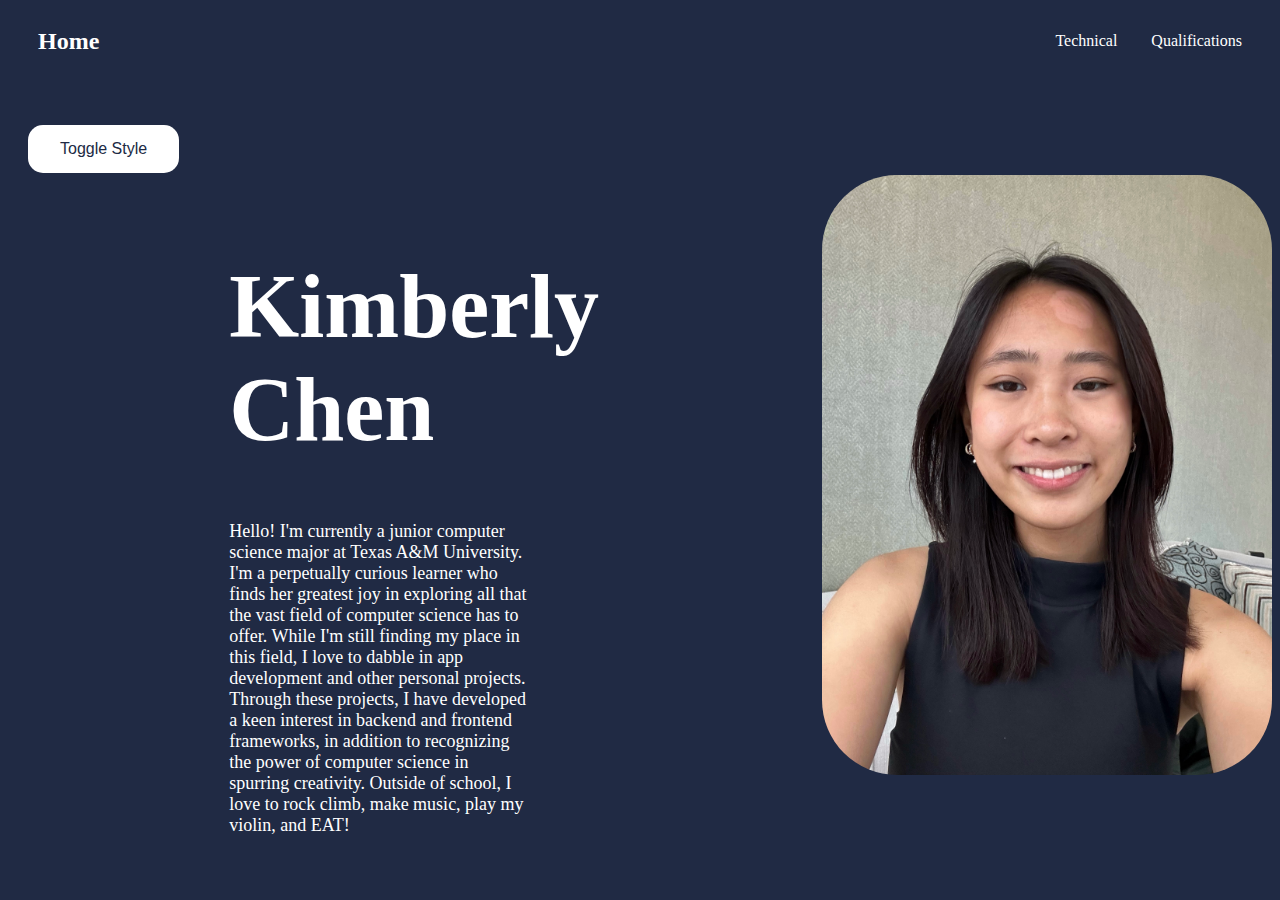
<file: index.html>
<!DOCTYPE HTML PUBLIC "-//W3C//DTD HTML 4.01 Transitional//EN">
<html>
<head>
<title>TEST</title>
<meta http-equiv="Content-Type" content="text/html; charset=iso-8859-1">
<link id="mainStyleSheet" rel="stylesheet" href="StyleSheet1.css">
</head>

<body>
  <div>
    <section>
      <header>
        <a href="index.html" class="new-style"><h2>Home</h2></a>
        <div class="nav">
          <a href="technical.html">Technical</a>
          <a href="qualifications.html">Qualifications</a>
          <!-- <a href="service.html">Service</a>
          <a href="AI.html">AI</a> -->
        </div>
      </header>
    </section>
      <div class="container">
        <button onclick="toggleStyleSheet()" type="button" class="buttonstyle">Toggle Style</button>
        <div class="left1-column">
          <h1>Kimberly Chen</h1>
          <p>Hello! I'm currently a junior computer science major at Texas A&M University. I'm a perpetually curious learner who finds her greatest 
            joy in exploring all that the vast field of computer science has to offer. While I'm still finding my place in this field,
            I love to dabble in app development and other personal projects. Through these projects, I have developed a keen interest in 
            backend and frontend frameworks, in addition to recognizing the power of computer science in spurring creativity. Outside of school,
          I love to rock climb, make music, play my violin, and EAT!</p>
        </div>
        <div class="right1-column">
          <img src="IMG_1602.jpg" alt="Selfie:P" class="prof-image">
          <img src="programming1.svg" alt="Programming" class="replace-image">
        </div>
      </div>
  </div>
  
  <script src="tpfunctions.js"></script>
</body>
</html>
</file>
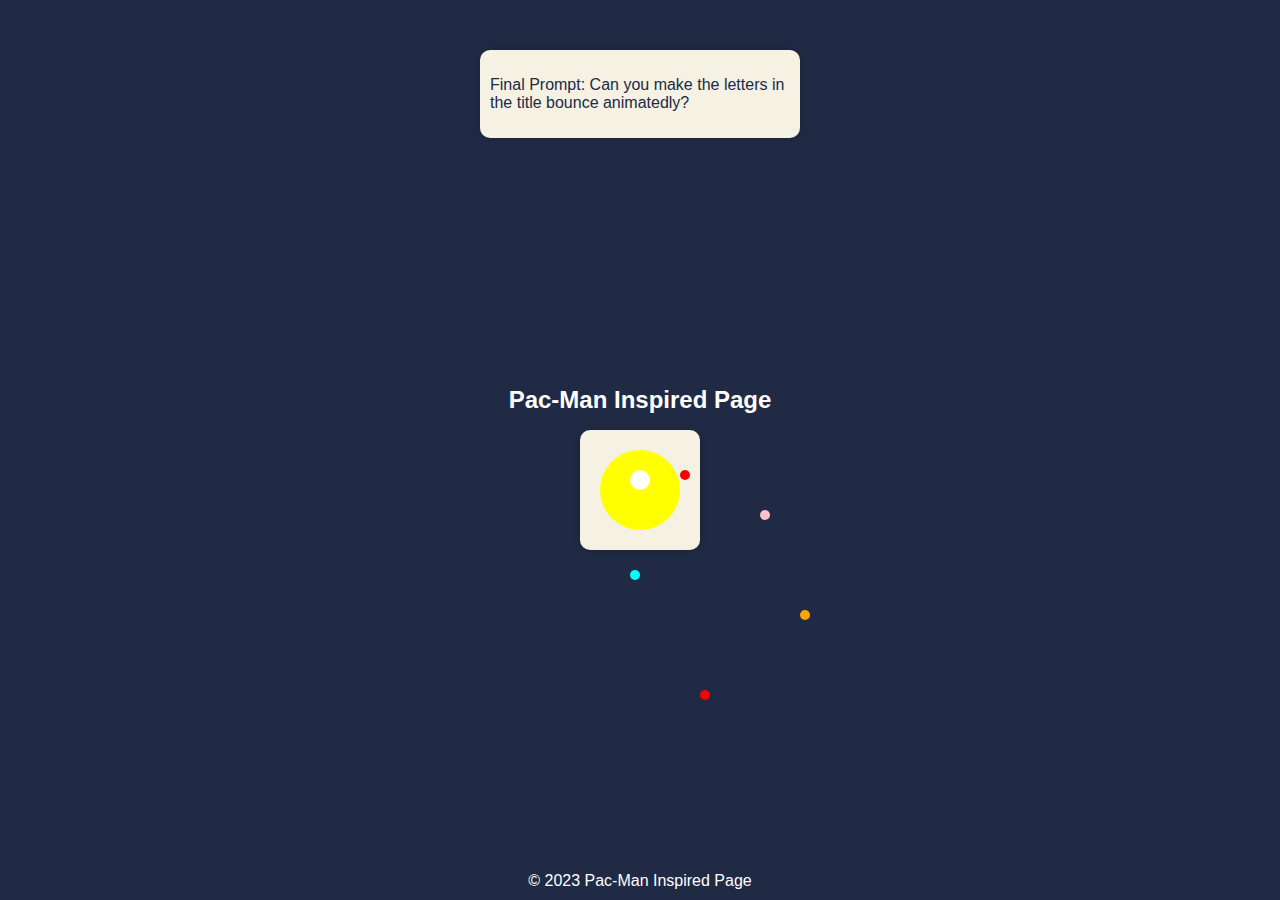
<file: AI.html>
<!DOCTYPE HTML PUBLIC "-//W3C//DTD HTML 4.01 Transitional//EN">
<html>
<head>
    <meta charset="UTF-8">
    <meta name="viewport" content="width=device-width, initial-scale=1.0">
    <title>Pac-Man Inspired Page</title>
    <style>
        /* Body styles */
        body {
            background-color: #202A44; /* Navy Blue */
            color: white;
            font-family: Arial, sans-serif;
            margin: 0;
            padding: 0;
            display: flex;
            flex-direction: column;
            align-items: center;
            justify-content: center;
            height: 100vh;
        }

        /* Header styles */
        header {
            margin-top: 20px; /* Adjust margin to move header up */
        }

        /* Main content styles */
        .container {
            background-color: #F5F2E3; /* Slightly Yellowish Cream */
            border-radius: 10px;
            box-shadow: 0 0 10px rgba(0, 0, 0, 0.2);
            text-align: center;
            position: relative;
            padding: 20px;
        }

        /* Heading styles */
        h1 {
            color: white; /* White title color */
            font-size: 24px; /* Adjust font size */
            animation: bounce-letters 1s ease-in-out infinite; /* Animation */
        }

        /* Animation for bouncing letters */
        @keyframes bounce-letters {
            0%, 100% {
                transform: translateY(0);
            }
            50% {
                transform: translateY(-10px);
            }
        }

        /* Pac-Man element */
        .pacman {
            width: 80px;
            height: 80px;
            background-color: yellow; /* Yellow color for Pac-Man */
            border-radius: 50%;
            position: relative;
            animation: eat-dots 0.5s linear infinite;
        }

        a {
            color: white;
            text-decoration: none;
            padding-right: 30px;
        }

        /* Pac-Man eye */
        .eye {
            width: 20px;
            height: 20px;
            background-color: white;
            border-radius: 50%;
            position: absolute;
            top: 20px;
            left: 30px;
        }

        /* Animation for Pac-Man */
        @keyframes eat-dots {
            0%, 100% {
                transform: rotate(0deg);
            }
            50% {
                transform: rotate(135deg);
            }
        }

        /* Dots in the game */
        .dot {
            width: 10px;
            height: 10px;
            border-radius: 50%;
            position: absolute;
        }

        /* Red ghost */
        .red-dot {
            background-color: red;
        }

        /* Pink ghost */
        .pink-dot {
            background-color: pink;
        }

        /* Cyan ghost */
        .cyan-dot {
            background-color: cyan;
        }

        /* Orange ghost */
        .orange-dot {
            background-color: orange;
        }

        /* Footer styles */
        footer {
            background-color: #202A44; /* Navy Blue */
            text-align: center;
            color: white;
            padding: 10px;
            position: absolute;
            bottom: 0;
            width: 100%;
        }

        /* Textbox in top right corner */
        .textbox {
            position: absolute;
            top: 50px;
            /* right: 20px;  */
            background-color: #F5F2E3; /* Slightly Yellowish Cream */
            border-radius: 10px;
            box-shadow: 0 0 10px rgba(0, 0, 0, 0.2);
            padding: 10px;
            width: 300px;
            color: #202A44;
        }
    </style>
</head>
<body>
    <header>
        <h1>Pac-Man Inspired Page</h1> <!-- Moved title to the top of the page -->
    </header>
    <!-- Textbox in top right corner -->
    <div class="textbox">
        <p>Final Prompt: Can you make the letters in the title bounce animatedly?</p>
    </div>
    <div class="container">
        <div class="pacman">
            <!-- Pac-Man eye -->
            <div class="eye"></div>
        </div>
        <!-- Dots in the game -->
        <div class="dot red-dot" style="top: 40px; left: 100px;"></div>
        <div class="dot pink-dot" style="top: 80px; left: 180px;"></div>
        <div class="dot cyan-dot" style="top: 140px; left: 50px;"></div>
        <div class="dot orange-dot" style="top: 180px; left: 220px;"></div>
        <div class="dot red-dot" style="top: 260px; left: 120px;"></div>
        <!-- Add more dots as needed -->

        
    </div>
    <footer>
        &copy; 2023 Pac-Man Inspired Page
    </footer>
</body>
</html>
</file>
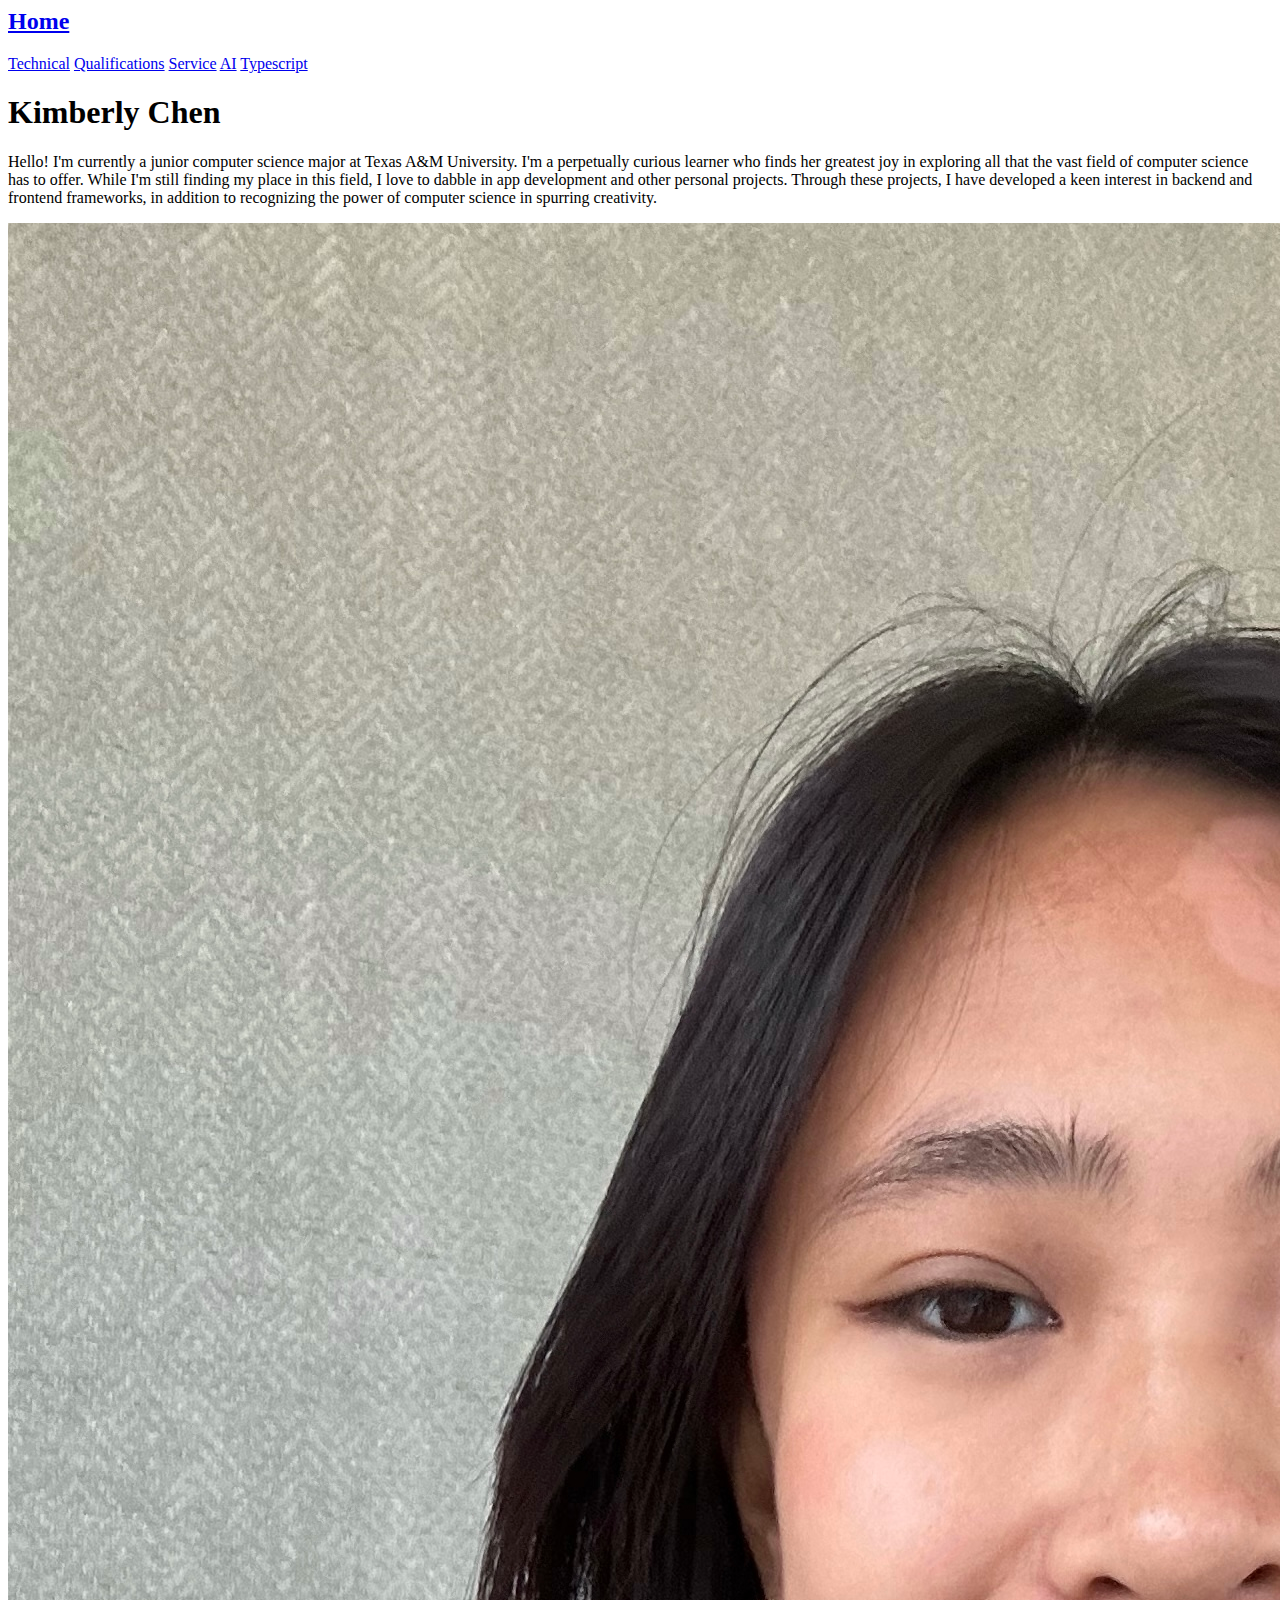
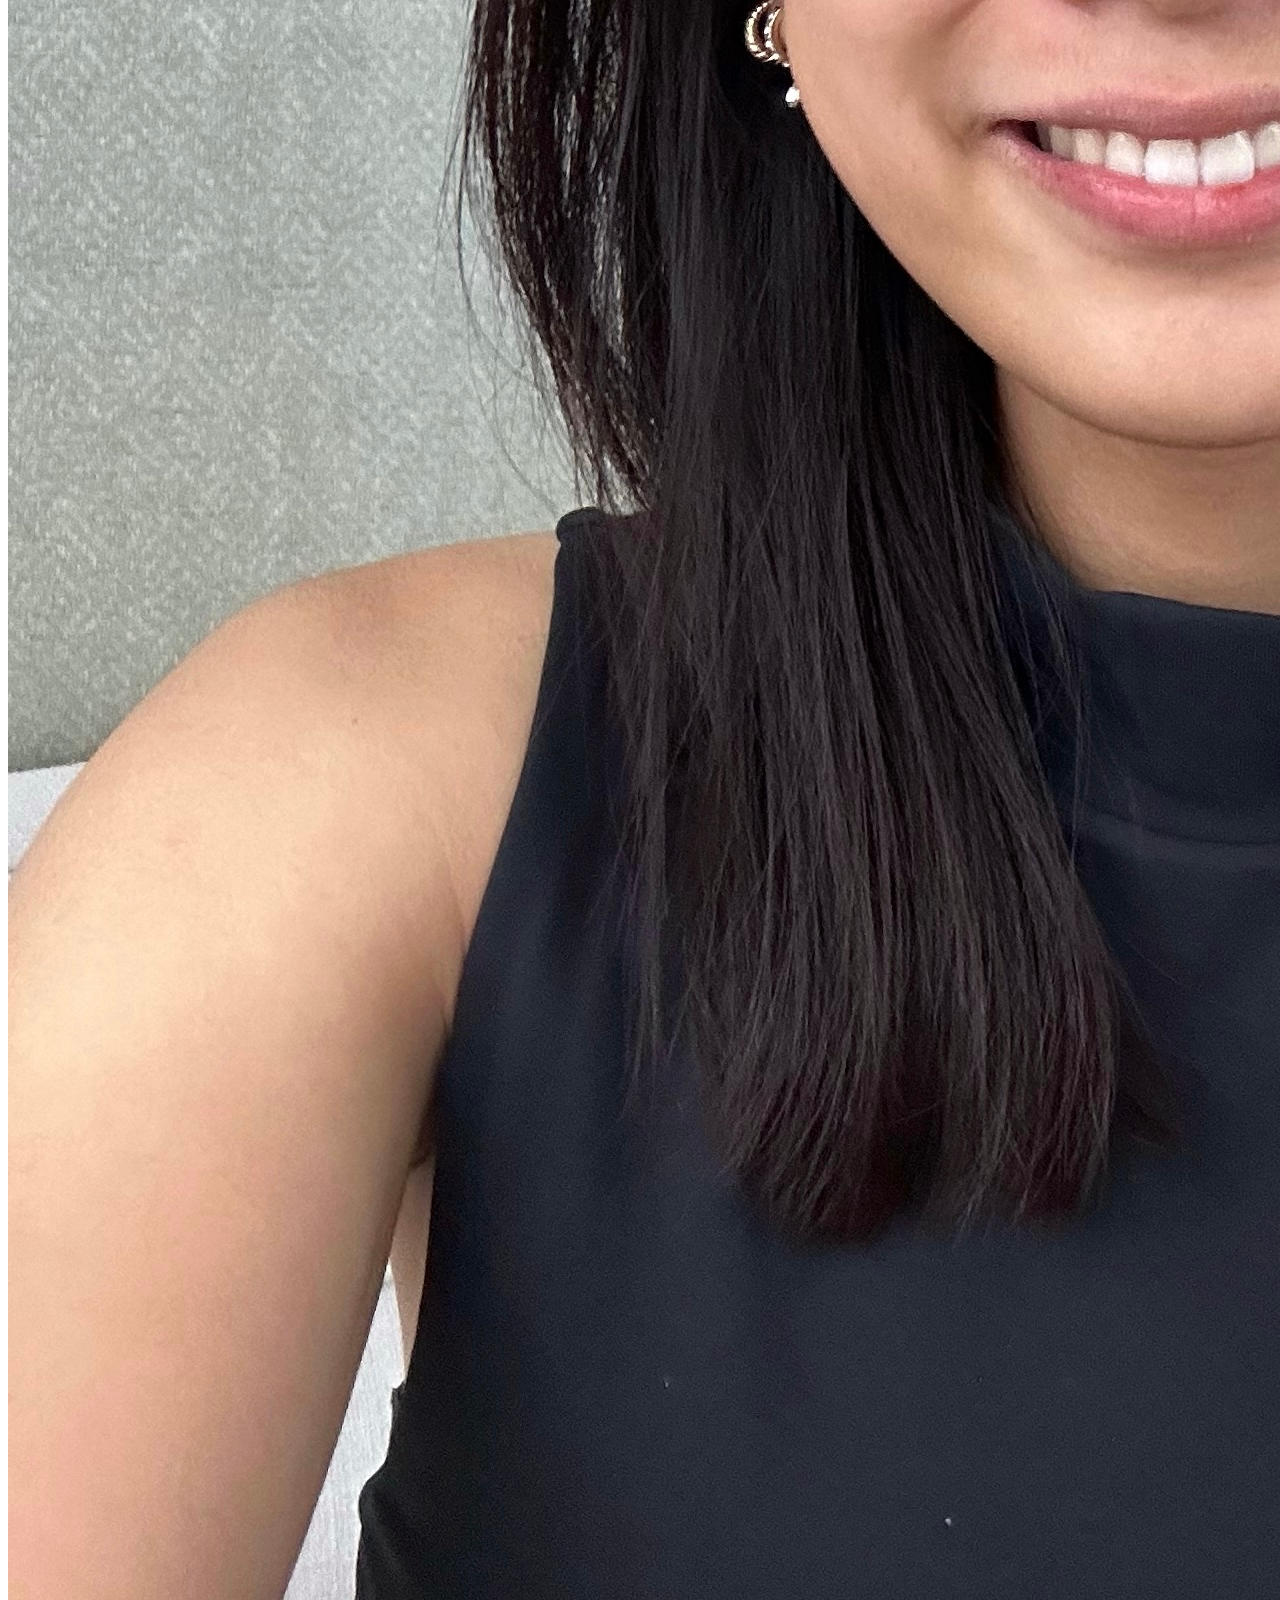
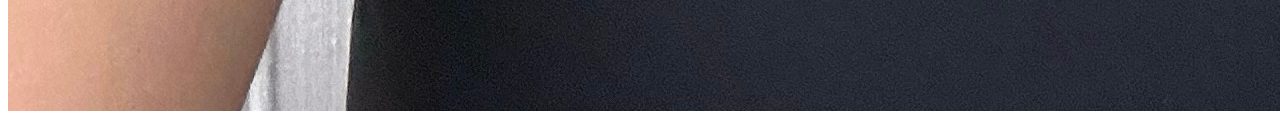
<file: html_only.html>
<!DOCTYPE HTML PUBLIC "-//W3C//DTD HTML 4.01 Transitional//EN">
<html>
<head>
<title>TEST</title>
<meta http-equiv="Content-Type" content="text/html; charset=iso-8859-1">
<!-- <link rel="stylesheet" href="StyleSheet.css"> -->
</head>

<body>
  <section>
    <header>
      <a href="index.html"><h2>Home</h2></a>
      <div class="nav">
        <a href="technical.html">Technical</a>
        <a href="qualifications.html">Qualifications</a>
        <a href="service.html">Service</a>
        <a href="AI.html">AI</a>
        <a href="typescript.html">Typescript</a>
      </div>
    </header>
  </section>
  <h1>Kimberly Chen</h1>
    <div class="container">
      <div class="left-column">
        <p>Hello! I'm currently a junior computer science major at Texas A&M University. I'm a perpetually curious learner who finds her greatest 
          joy in exploring all that the vast field of computer science has to offer. While I'm still finding my place in this field,
          I love to dabble in app development and other personal projects. Through these projects, I have developed a keen interest in 
          backend and frontend frameworks, in addition to recognizing the power of computer science in spurring creativity.</p>
      </div>
      <div class="right-column">
        <img src="IMG_1602.jpg" alt="Selfie:P" class="prof-image">
      </div>
    </div>

</body>
</html>
</file>
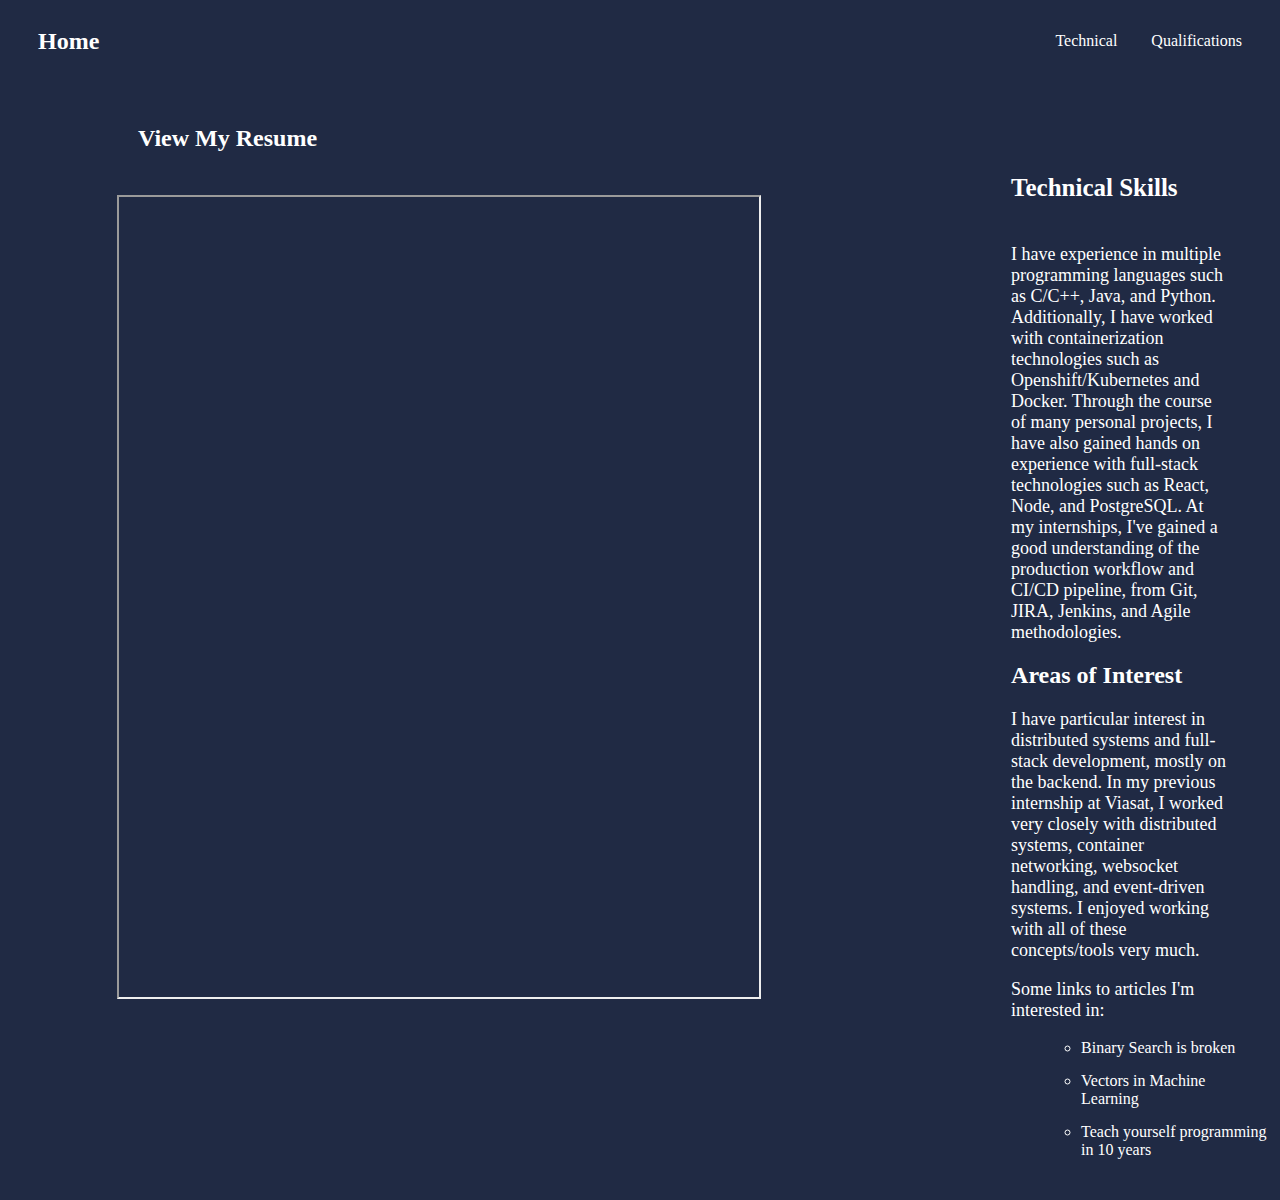
<file: qualifications.html>
<!DOCTYPE HTML PUBLIC "-//W3C//DTD HTML 4.01 Transitional//EN">
<html>
<head>
<title>TEST</title>
<meta http-equiv="Content-Type" content="text/html; charset=iso-8859-1">
<link id="mainStyleSheet" rel="stylesheet" href="StyleSheet.css">
</head>
<body>
    <section>
        <header>
          <a href="index.html" class="new-style"><h2>Home</h2></a>
          <div class="nav">
            <a href="technical.html">Technical</a>
            <a href="qualifications.html">Qualifications</a>
            <!-- <a href="service.html">Service</a>
            <a href="AI.html">AI</a> -->
          </div>
        </header>
      </section>
    
    <div class="container2">
        <h2 class="new-header">
            <a href="https://people.tamu.edu/~kimcchen/Chen_Kimberly_Resume.pdf">View My Resume</a>
        </h2>
        <div class="technical-left-column">
            <!-- <img src="my_resume.png" alt="app1photo" class="resume-image"> -->
            <iframe src="https://drive.google.com/uc?export=view&id=1Gp_8tnGcwUgFC2xMAqYaoe_n-iwmCiWG" width="640" height="480" allow="autoplay" class="frame"></iframe>
        </div>
        <div class="technical-right-column">
            <!-- Skills -->
            <h5>Technical Skills</h5>
            <p>
                I have experience in multiple programming languages such as C/C++, Java, and Python. Additionally, I have worked with containerization technologies 
                such as Openshift/Kubernetes and Docker. Through the course of many personal projects, I have also gained hands on experience with full-stack technologies
                such as React, Node, and PostgreSQL. At my internships, I've gained a good understanding of the production workflow and CI/CD pipeline, from Git,
                JIRA, Jenkins, and Agile methodologies. 
            </p>
            <!-- Skills -->
            <h2>Areas of Interest</h2>
            <p>
                I have particular interest in distributed systems and full-stack development, mostly on the backend. In my previous internship at Viasat, 
                I worked very closely with distributed systems, container networking, websocket handling, and event-driven systems. I enjoyed working with 
                all of these concepts/tools very much.

            <br>
            <p>
                Some links to articles I'm interested in:
                <ul>
                    <li>
                        <a href="https://blog.research.google/2006/06/extra-extra-read-all-about-it-nearly.html">Binary Search is broken</a>
                    </li>
                    <li>
                        <a href="https://neptune.ai/blog/understanding-vectors-from-a-machine-learning-perspective">Vectors in Machine Learning</a>
                    </li>
                    <li>
                        <a href="https://norvig.com/21-days.html">Teach yourself programming in 10 years</a>
                    </li>
                </ul>
            </p>
        </div>
    </div>
    <script src="tpfunctions.js"></script>
</body>
</html>
</file>
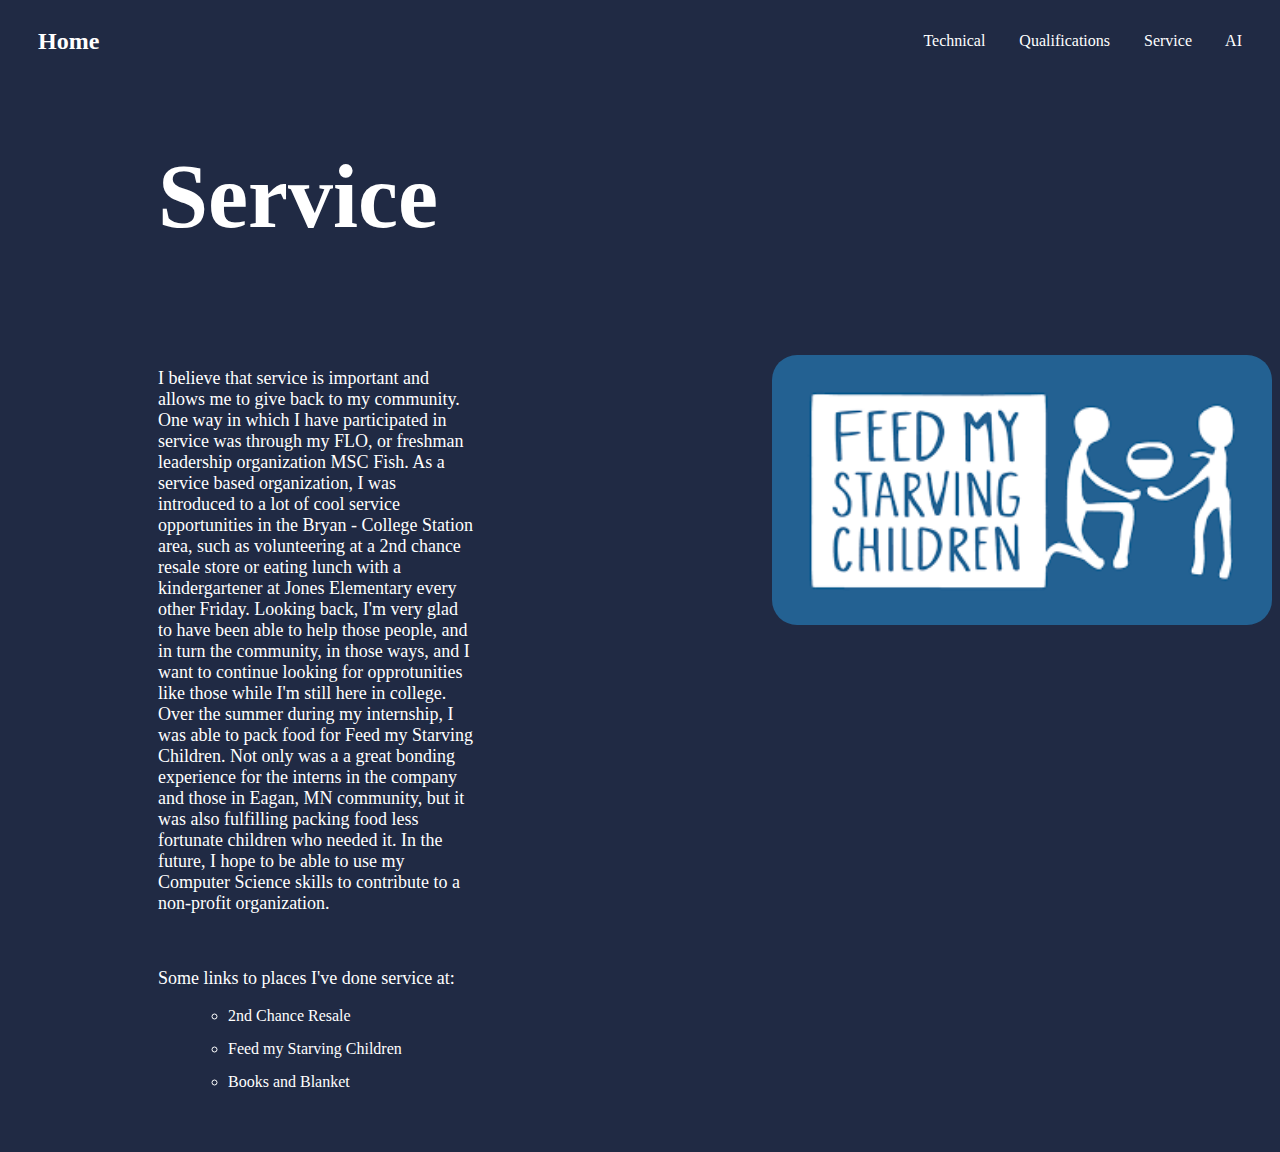
<file: service.html>
<!DOCTYPE HTML PUBLIC "-//W3C//DTD HTML 4.01 Transitional//EN">
<html>
<head>
<title>TEST</title>
<meta http-equiv="Content-Type" content="text/html; charset=iso-8859-1">
<link id="mainStyleSheet" rel="stylesheet" href="StyleSheet.css">
</head>
<body>
    <section>
        <header>
          <a href="index.html"><h2>Home</h2></a>
          <div class="nav">
            <a href="technical.html">Technical</a>
            <a href="qualifications.html">Qualifications</a>
            <a href="service.html">Service</a>
            <a href="AI.html">AI</a>
          </div>
        </header>
      </section>
    
    <div class="container1">
        <div class="left1-column">
            <h4>
                Service
            </h4>
            <p>
                I believe that service is important and allows me to give back to my community. One way in which I have participated in service was 
                through my FLO, or freshman leadership organization MSC Fish. As a service based organization, I was introduced to a lot of cool
                service opportunities in the Bryan - College Station area, such as volunteering at a 2nd chance resale store or eating lunch with a kindergartener
                at Jones Elementary every other Friday. Looking back, I'm very glad to have been able to help those people, and in turn the community, in those
                ways, and I want to continue looking for opprotunities like those while I'm still here in college. Over the summer during my internship, I was 
                able to pack food for Feed my Starving Children. Not only was a a great bonding experience for the interns in the company and those in Eagan, MN
                community, but it was also fulfilling packing food less fortunate children who needed it. In the future, I hope to be able to use my 
                Computer Science skills to contribute to a non-profit organization. 
            </p>
            <br>
            <p>
                Some links to places I've done service at:
                <ul>
                    <li>
                        <a href="https://visit.cstx.gov/listing/second-chance-resale/2230/">2nd Chance Resale</a>
                    </li>
                    <li>
                        <a href="https://www.fmsc.org/">Feed my Starving Children</a>
                    </li>
                    <li>
                        <a href="http://booksandablanket.squarespace.com/what-we-do">Books and Blanket</a>
                    </li>
                </ul>
            </p>
        </div>
        <div class="right1-column">
            <img src="fmsc.png" alt="app1photo" class="app-image">
            <img src="support.svg" alt="app1photo" class="app1-image">
        </div>
    </div>
    <script src="tpfunctions.js"></script>
</body>
</html>
</file>
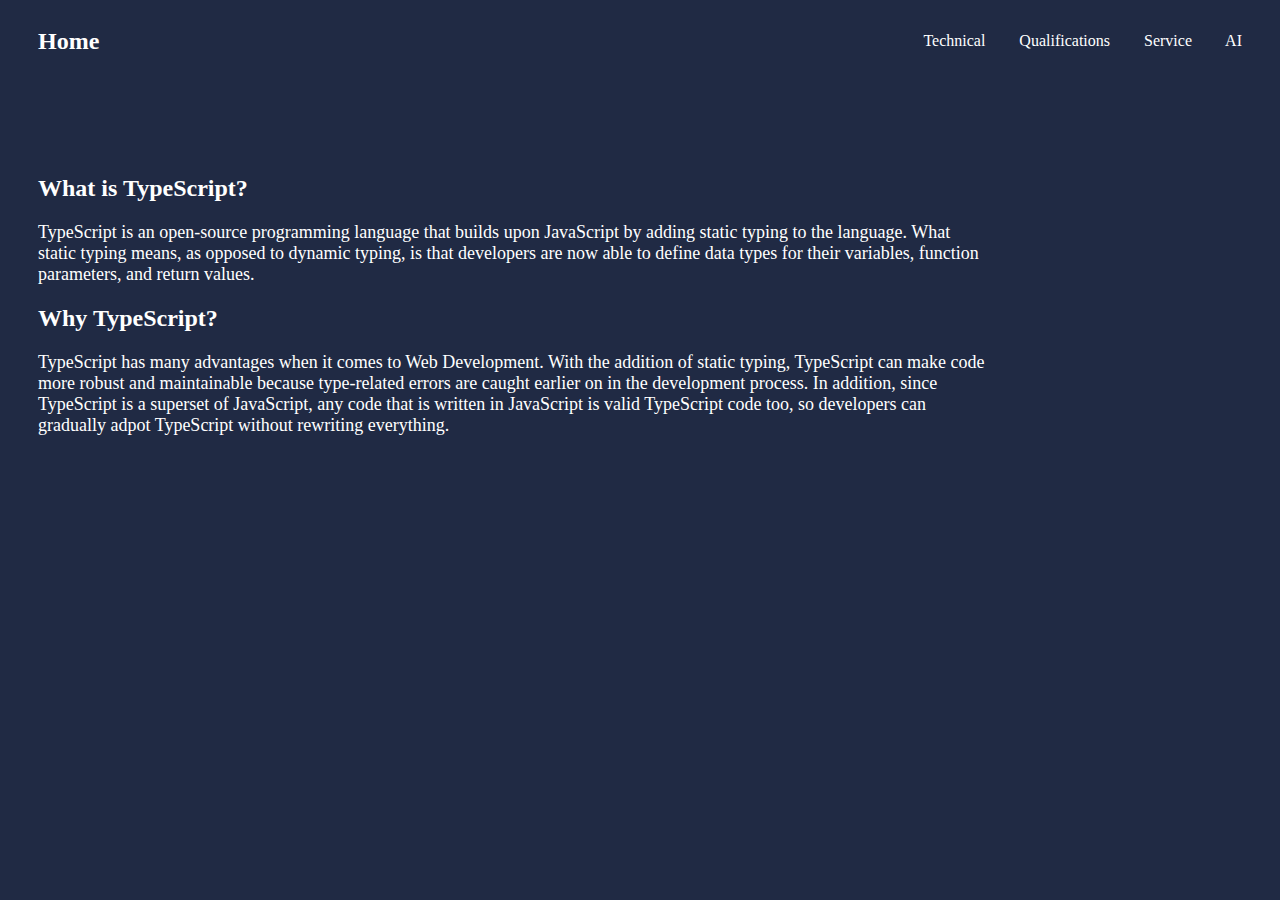
<file: typescript.html>
<!DOCTYPE HTML PUBLIC "-//W3C//DTD HTML 4.01 Transitional//EN">
<html>
<head>
<title>TEST</title>
<meta http-equiv="Content-Type" content="text/html; charset=iso-8859-1">
<link rel="stylesheet" href="StyleSheet.css">
</head>
<body>
    <section>
        <header>
            <a href="index.html"><h2>Home</h2></a>
          <div class="nav">
            <a href="technical.html">Technical</a>
            <a href="qualifications.html">Qualifications</a>
            <a href="service.html">Service</a>
            <a href="AI.html">AI</a>
          </div>
        </header>
    </section>
    <h2>
        What is TypeScript?
    </h2>
    <p>
        TypeScript is an open-source programming language that builds upon JavaScript by adding static typing to the language. What static typing means,
        as opposed to dynamic typing, is that developers are now able to define data types for their variables, function parameters, and return values. 
    </p>
    <h2>
        Why TypeScript?
    </h2>
    <p>
        TypeScript has many advantages when it comes to Web Development. With the addition of static typing, TypeScript can make code more robust
        and maintainable because type-related errors are caught earlier on in the development process. In addition, since TypeScript is a superset of 
        JavaScript, any code that is written in JavaScript is valid TypeScript code too, so developers can gradually adpot TypeScript without
        rewriting everything. 
    </p>
</body>
</html>
</file>
<file: StyleSheet1.css>
body {
    background-color: #B0B3B8;
}

h1 {
    color: #242526;
    font-size: 10vh;
    padding-left: 30px;
    align-items: center;
}

h2 {
    padding-left: 30px;
    color: #242526;
    font-size: 40px;
}

.new-style {
    text-decoration: solid;
}

h3 {
    padding-left: 30px;
    color: #242526;
}

h4 {
    color: #242526;
    font-size: 10vh;
    /* padding-left: -30px; */
    margin-left: -100px;
    margin-top: -175px;
    align-items: center;
}

h5 {
    padding-left: 30px;
    color: #242526;
    font-size: 40px;
    margin-top: -50px;
}

a {
    color: #242526;
    /* text-decoration: none; */
    padding-right: 30px;
    width: 10%;
}

/* .add-line {
    text-decoration: solid;
} */

p {
    color: #242526;
    width: 75%;
    padding-left: 30px;
    font-size: 18px;
}

ul {
    list-style-type: circle;
    padding-left: 100px;
    color: #242526;
}

li {
    padding-bottom: 15px;
}

img {
    width: 450px;
    height: auto;
}

section {
    position: relative;
    width: 100%;
    background-position: center;
    margin-bottom: 100px;
}

header {
    position: relative;
    top: 0;
    width: 100%;
    display: flex;
    justify-content: space-between;
    /* align-items: center; */
}

.container {
    display: flex;
    /* justify-content: space-between; 
    align-items: flex-start;  */
    padding-left: 100px;
    background-color: #DEDEDE;
    margin-left: 5%;
    margin-right: 15%;
    padding-top: 5%;
    margin-top: -175px;
    
    /* padding: 1px 16px;
    padding-left: 20px; */
    /* padding-bottom: 20px; */
    /* background-color: #BFD7B5; */
    /* width: 62vw; */
    /* width: 50%; */
    /* margin-right: 100px; */
    height: 60%;
    position: relative;
    /* min-height: 86vh; */
    border-radius: 25px;
  }

  .container1 {
    display: flex;
    /* justify-content: space-between; 
    align-items: flex-start;  */
    padding-left: 100px;
    background-color: #DEDEDE;
    margin-left: 10%;
    margin-right: 15%;
    padding-top: 7%;
    margin-top: -150px;
    
    /* padding: 1px 16px;
    padding-left: 20px; */
    /* padding-bottom: 20px; */
    /* background-color: #BFD7B5; */
    /* width: 62vw; */
    /* width: 50%; */
    /* margin-right: 100px; */
    height: 58%;
    position: relative;
    /* min-height: 86vh; */
    border-radius: 25px;
  }

  .container2 {
    display: flex;
    /* justify-content: space-between; 
    align-items: flex-start;  */
    padding-left: 95px;
    background-color: #DEDEDE;
    margin-left: 10%;
    margin-right: 15%;
    padding-top: 7%;
    margin-top: -275px;
    
    /* padding: 1px 16px;
    padding-left: 20px; */
    /* padding-bottom: 20px; */
    /* background-color: #BFD7B5; */
    /* width: 62vw; */
    /* width: 50%; */
    /* margin-right: 100px; */
    height: 100%;
    position: relative;
    /* min-height: 86vh; */
    border-radius: 25px;
  }

  .container3 {
    display: flex;
    /* justify-content: space-between; 
    align-items: flex-start;  */
    padding-left: 95px;
    background-color: #DEDEDE;
    margin-left: 30%;
    margin-right: 15%;
    padding-top: 7%;
    margin-top: -275px;
    
    /* padding: 1px 16px;
    padding-left: 20px; */
    /* padding-bottom: 20px; */
    /* background-color: #BFD7B5; */
    /* width: 62vw; */
    /* width: 50%; */
    /* margin-right: 100px; */
    height: 100%;
    position: relative;
    /* min-height: 86vh; */
    border-radius: 25px;
  }

.left-column {
    flex: 1; 
    /* padding-left: 100px; */
    order: 3; /* Move the right column to the end */
    margin-top: -140px;
}

.right-column {
    flex: 1; 
    padding: 20px;
    margin-left: -30px;
}

.left1-column {
    flex: 1; 
    padding-left: 100px;
    order: 3; /* Move the right column to the end */
    margin-top: -50px;
    margin-left: -250px;
}

.right1-column {
    flex: 1; 
    /* padding: 20px; */
    /* margin-left: -40px; */
    margin-top: 30px;
    margin-left: 10px;
}

.left2-column {
    /* flex: 1;  */
    /* padding-left: 100px; */
    /* order: 1;  */
    /* margin-top: 100px; */
    width: 100%;
    
}

/* .right2-column { */
    /* flex: 1; 
    padding: 20px;
    margin-left: -30px; */
    /* margin-top: 100px; */
/* } */

.frame {
    margin-top: 900px;
    width: 900px;
    height: 600px;
    margin-left: -235px;
    /* margin-right: 500px; */
}

.app-image {
    width: 0px;
    height: auto;
    /* width: 500px;
    height: auto;
    margin-top: 180px;
    margin-bottom: 100px; */
}

.resume-image {
    /* padding-left: 30px;
    padding-bottom: 100px;
    width: 700px;
    height: auto; */
    width: 0px;
    height: auto;
}

.technical-left-column {
    /* flex: 1; 
    padding-left: 200px;
    order: 3; Move the right column to the end */
    width: 0px;
    height: auto;
}

.technical-right-column {
    flex: 1; 
    padding: 20px;
    margin-left: -300px;
}

.prof-image {
    width: 0px;
    height: auto;
    /* width: 450px;
    height: auto;
    border-radius: 75px; */
}

.replace-image {
    width: 450px;
    height: auto;
    border-radius: 75px;
}

.nav {
    margin-left: 13px;
    width: 10%;
}

.nav a {
    display: block;
    color: #242526;
    /* margin: -10%; */
    margin-right: 0px;
    margin-left: 8%;
    padding: 16px;
    padding-left: 4px;
    text-decoration: none;
    font-size: 1.5vw;
}

.app1-image {
    width: 500px;
    height: auto;
    /* margin-top: 180px; */
    margin-bottom: 100px;
}

.new-header {
    margin-top: -100px;
}

.buttonstyle {
    height: 10%;
    margin-left: -80px;
    margin-top: -50px;
    background-color: #4E5180; /* Green */
    border: none;
    color: #DEDEDE;
    padding: 15px 32px;
    text-align: center;
    text-decoration: none;
    display: inline-block;
    font-size: 16px;
    border-radius: 15px;
}
</file>
<file: StyleSheet.css>
body {
    background-color: #202A44;
}

h1 {
    color: white;
    font-size: 10vh;
    padding-left: 30px;
    align-items: left;
}

h2 {
    padding-left: 30px;
    color: white;
    /* margin-top: -100px; */
}

h3 {
    padding-left: 30px;
    color: white;
}

h4 {
    color: white;
    font-size: 10vh;
    padding-left: 30px;
    align-items: left;
    margin-top: -50px;
}

h5 {
    margin-top: -1px;
    padding-left: 30px;
    color: white;
    font-size: 25px;
    font-weight: bold;
}

.new-style {
    text-decoration: none;
}

a {
    color: white;
    text-decoration: none;
    padding-right: 30px;
}

p {
    color: white;
    width: 75%;
    padding-left: 30px;
    font-size: 18px;
}

ul {
    list-style-type: circle;
    padding-left: 100px;
    color: white;
}

li {
    padding-bottom: 15px;
}

img {
    width: 450px;
    height: auto;
}

section {
    position: relative;
    width: 100%;
    background-position: center;
    margin-bottom: 100px;
}

header {
    position: relative;
    top: 0;
    width: 100%;
    /* padding: 30px 100px; */
    display: flex;
    justify-content: space-between;
    align-items: center;
}

.container {
    display: flex;
    justify-content: space-between; 
    align-items: flex-start; 
    padding-left: 100px;
}

.container1 {
    display: flex;
    justify-content: space-between; 
    align-items: flex-start; 
    padding-left: 100px;
}

.container2 {
    display: flex;
    justify-content: space-between; 
    align-items: flex-start; 
    padding-left: 100px;
}

.container3 {
    display: flex;
    justify-content: space-between; 
    align-items: flex-start; 
    padding-left: 100px;
}

.left-column {
    flex: 1; 
    padding: 20px;
    margin-left: -30px;
}

.right-column {
    flex: 1; 
    padding-left: 100px;
    order: 3; /* Move the right column to the end */
    margin-top: -140px;
}

.left1-column {
    flex: 1; 
    padding: 20px;
    /* margin-left: -30px; */
}

.right1-column {
    flex: 1; 
    padding-left: 100px;
    order: 3; 
    margin-left: 100px;
    /* margin-top: -140px; */
}

.left2-column {
    flex: 1; 
    padding: 20px;
    margin-left: -30px;
}

.right2-column {
    flex: 1; 
    padding-left: 100px;
    order: 3; /* Move the right column to the end */
    margin-top: -140px;
}

.app-image {
    width: 500px;
    height: auto;
    margin-top: 180px;
    margin-bottom: 100px;
    border-radius: 25px;
}

.resume-image {
    padding-left: 30px;
    padding-bottom: 100px;
    width: 700px;
    height: auto;
}

.technical-left-column {
    flex: 1; 
    padding: 20px;
    margin-left: -250px;
}

.technical-right-column {
    flex: 1; 
    padding-left: 200px;
    order: 3; /* Move the right column to the end */
}

.prof-image {
    width: 450px;
    height: auto;
    border-radius: 75px;
}

.replace-image {
    width: 0px;
    height: auto;
}

.app1-image {
    width: 0px;
    height: auto;
}

.frame {
    height: 800px;
}
/* .nav a {
    display: block;
    color: white;
    margin: 10%;
    margin-right: 0px;
    margin-left: 8%;
    padding: 16px;
    padding-left: 4px;
    text-decoration: none;
    font-size: 1.5vw;
} */

.new-header {
    margin-top: -50px;
}

.buttonstyle {
    margin-left: -80px;
    margin-top: -50px;
    background-color: white; /* Green */
    border: none;
    color: #202A44;
    padding: 15px 32px;
    text-align: center;
    text-decoration: none;
    display: inline-block;
    font-size: 16px;
    border-radius: 15px;
}
</file>
